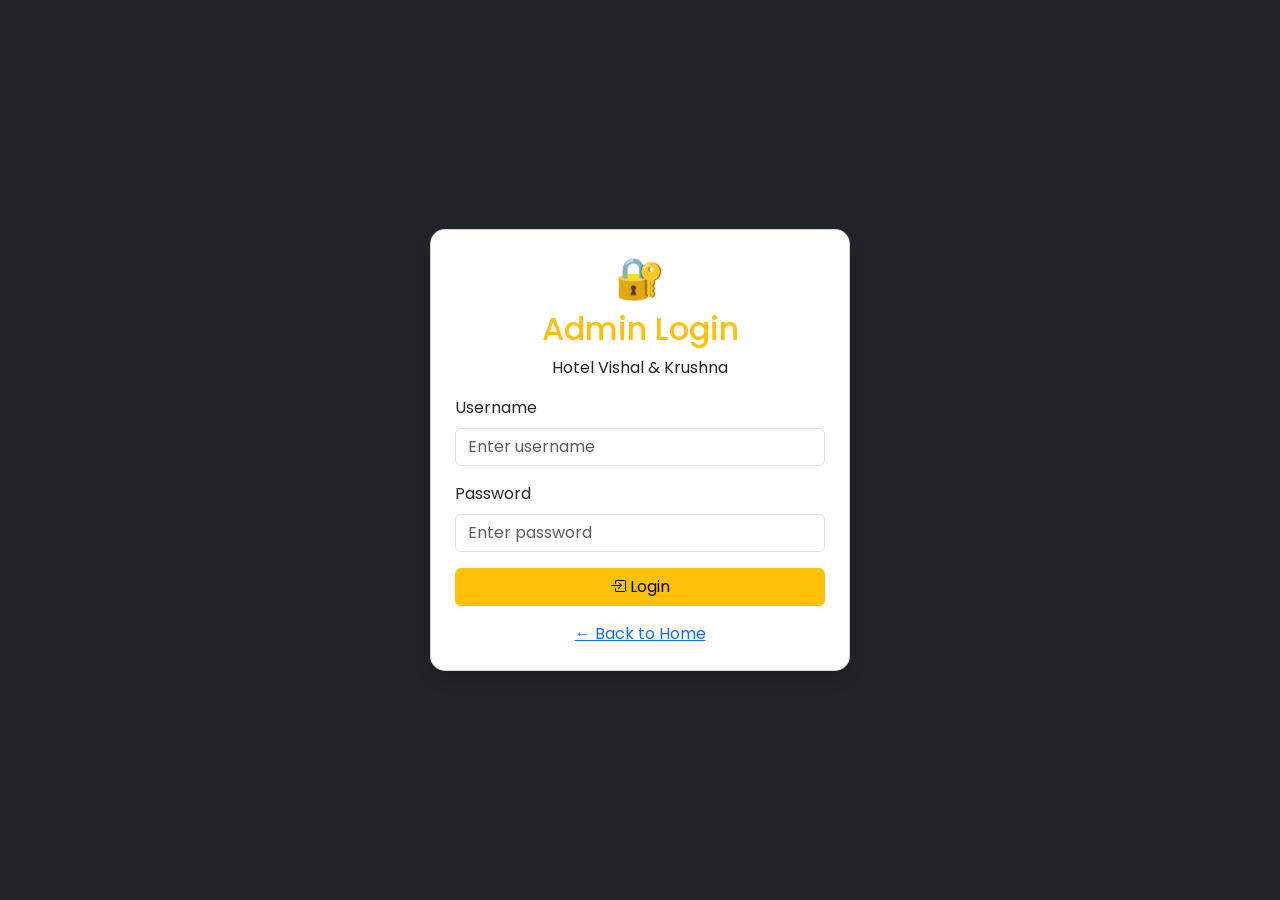
<file: admin-dashboard.html>
<!DOCTYPE html>
<html lang="en">

<head>

    <meta charset="UTF-8">

    <meta name="viewport"
          content="width=device-width, initial-scale=1.0">

    <title>Admin Dashboard - Hotel Vishal & Krushna</title>

    <link
        href="https://cdn.jsdelivr.net/npm/bootstrap@5.3.3/dist/css/bootstrap.min.css"
        rel="stylesheet">

    <link
        href="https://cdn.jsdelivr.net/npm/bootstrap-icons@1.11.3/font/bootstrap-icons.css"
        rel="stylesheet">

    <link rel="stylesheet"
          href="css/style.css">

</head>


<body class="bg-light">


<!-- SECURITY -->

<script>

if (
    sessionStorage.getItem("adminLoggedIn") !== "true"
) {

    window.location.href = "admin.html";

}

</script>


<!-- ================= NAVBAR ================= -->

<nav class="navbar navbar-dark bg-dark">

    <div class="container">

        <a
            class="navbar-brand text-warning fw-bold"
            href="index.html">

            🍽 Hotel Vishal & Krushna

        </a>


        <div>

            <a
                href="index.html"
                class="btn btn-warning me-2">

                <i class="bi bi-house"></i>
                Home

            </a>


            <button
                onclick="logoutAdmin()"
                class="btn btn-danger">

                <i class="bi bi-box-arrow-right"></i>
                Logout

            </button>

        </div>

    </div>

</nav>



<!-- ================= DASHBOARD ================= -->

<div class="container py-5">


    <div class="text-center mb-5">

        <h1 class="fw-bold">

            Admin Dashboard

        </h1>

        <p class="text-muted">

            Hotel Vishal & Krushna

        </p>

    </div>



    <!-- ================= STATISTICS ================= -->

    <div class="row mb-5">


        <div class="col-md-4 mb-3">

            <div class="card shadow text-center p-4">

                <i
                    class="bi bi-cart-check fs-1 text-warning">
                </i>

                <h5 class="mt-2">
                    Food Orders
                </h5>

                <h2 id="totalOrders">
                    0
                </h2>

            </div>

        </div>
        <div class="col-md-3 mb-3">

    <div class="card shadow text-center p-4">

        <i class="bi bi-currency-rupee fs-1 text-success"></i>

        <h5 class="mt-2">
            Today's Income
        </h5>

        <h2 id="todayIncome" class="text-success">
            ₹0
        </h2>

    </div>

</div>



        <div class="col-md-4 mb-3">

            <div class="card shadow text-center p-4">

                <i
                    class="bi bi-calendar-check fs-1 text-primary">
                </i>

                <h5 class="mt-2">
                    Table Bookings
                </h5>

                <h2 id="totalTableBookings">
                    0
                </h2>

            </div>

        </div>



        <div class="col-md-4 mb-3">

            <div class="card shadow text-center p-4">

                <i
                    class="bi bi-calendar-event fs-1 text-success">
                </i>

                <h5 class="mt-2">
                    Hall Bookings
                </h5>

                <h2 id="totalHallBookings">
                    0
                </h2>

            </div>

        </div>


    </div>



    <!-- ================= FOOD ORDERS ================= -->

    <div class="card shadow mb-5">

        <div class="card-body">

            <div
                class="d-flex justify-content-between
                       align-items-center">

                <h2 class="text-warning">

                    🍽 Customer Food Orders

                </h2>


                <button
                    class="btn btn-danger"
                    onclick="clearOrders()">

                    <i class="bi bi-trash"></i>

                    Clear Orders

                </button>

            </div>


            <hr>


            <div id="ordersContainer">

                <p class="text-center">

                    No food orders yet.

                </p>

            </div>

        </div>

    </div>



    <!-- ================= TABLE BOOKINGS ================= -->

    <div class="card shadow mb-5">

        <div class="card-body">


            <div
                class="d-flex justify-content-between
                       align-items-center">

                <h2 class="text-primary">

                    🪑 Table Bookings

                </h2>


                <button
                    class="btn btn-danger"
                    onclick="clearTableBookings()">

                    <i class="bi bi-trash"></i>

                    Clear

                </button>

            </div>


            <hr>


            <div id="tableBookingsContainer">

                <p class="text-center">

                    No table bookings yet.

                </p>

            </div>


        </div>

    </div>



    <!-- ================= HALL BOOKINGS ================= -->

    <div class="card shadow mb-5">

        <div class="card-body">


            <div
                class="d-flex justify-content-between
                       align-items-center">

                <h2 class="text-success">

                    🎉 Hall Bookings

                </h2>


                <button
                    class="btn btn-danger"
                    onclick="clearHallBookings()">

                    <i class="bi bi-trash"></i>

                    Clear

                </button>

            </div>


            <hr>


            <div id="hallBookingsContainer">

                <p class="text-center">

                    No hall bookings yet.

                </p>

            </div>


        </div>

    </div>


</div>



<script src="js/admin.js"></script>


<script>

function logoutAdmin() {

    sessionStorage.removeItem(
        "adminLoggedIn"
    );

    window.location.href =
        "admin.html";

}

</script>


</body>

</html>
</file>
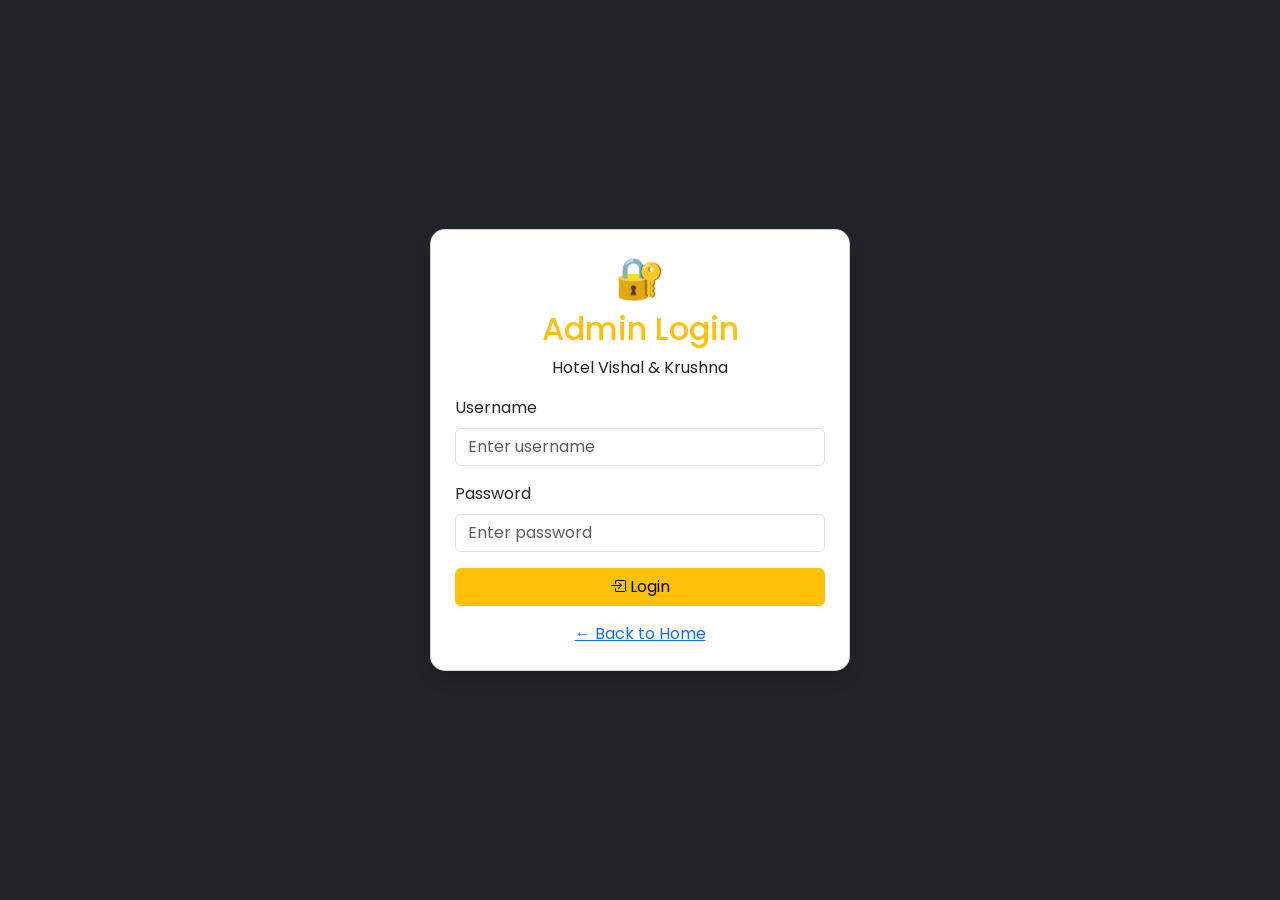
<file: admin.html>
<!DOCTYPE html>
<html lang="en">

<head>

    <meta charset="UTF-8">

    <meta name="viewport"
          content="width=device-width, initial-scale=1.0">

    <title>Admin Login</title>

    <link href="https://cdn.jsdelivr.net/npm/bootstrap@5.3.3/dist/css/bootstrap.min.css"
          rel="stylesheet">

    <link href="https://cdn.jsdelivr.net/npm/bootstrap-icons@1.11.3/font/bootstrap-icons.css"
          rel="stylesheet">

    <link rel="stylesheet" href="css/style.css">

</head>

<body class="bg-dark">

<div class="container min-vh-100 d-flex justify-content-center align-items-center">

    <div class="card shadow p-4"
         style="max-width:420px;width:100%;">

        <div class="text-center">

            <h1>🔐</h1>

            <h2 class="text-warning">
                Admin Login
            </h2>

            <p>
                Hotel Vishal & Krushna
            </p>

        </div>


        <form id="loginForm">

            <div class="mb-3">

                <label class="form-label">
                    Username
                </label>

                <input
                    type="text"
                    id="username"
                    class="form-control"
                    placeholder="Enter username"
                    required>

            </div>


            <div class="mb-3">

                <label class="form-label">
                    Password
                </label>

                <input
                    type="password"
                    id="password"
                    class="form-control"
                    placeholder="Enter password"
                    required>

            </div>


            <div
                id="error"
                class="alert alert-danger d-none">

                Wrong username or password!

            </div>


            <button
                type="submit"
                class="btn btn-warning w-100">

                <i class="bi bi-box-arrow-in-right"></i>

                Login

            </button>

        </form>


        <div class="text-center mt-3">

            <a href="index.html">
                ← Back to Home
            </a>

        </div>

    </div>

</div>


<script>

document
.getElementById("loginForm")
.addEventListener("submit", function(e) {

    e.preventDefault();


    const username =
        document.getElementById("username").value;

    const password =
        document.getElementById("password").value;


    /*
       ADMIN LOGIN
    */

    if (
        username === "admin" &&
        password === "admin123"
    ) {

        sessionStorage.setItem(
            "adminLoggedIn",
            "true"
        );


        window.location.href =
            "admin-dashboard.html";

    }

    else {

        document
        .getElementById("error")
        .classList.remove("d-none");

    }

});

</script>

</body>

</html>
</file>
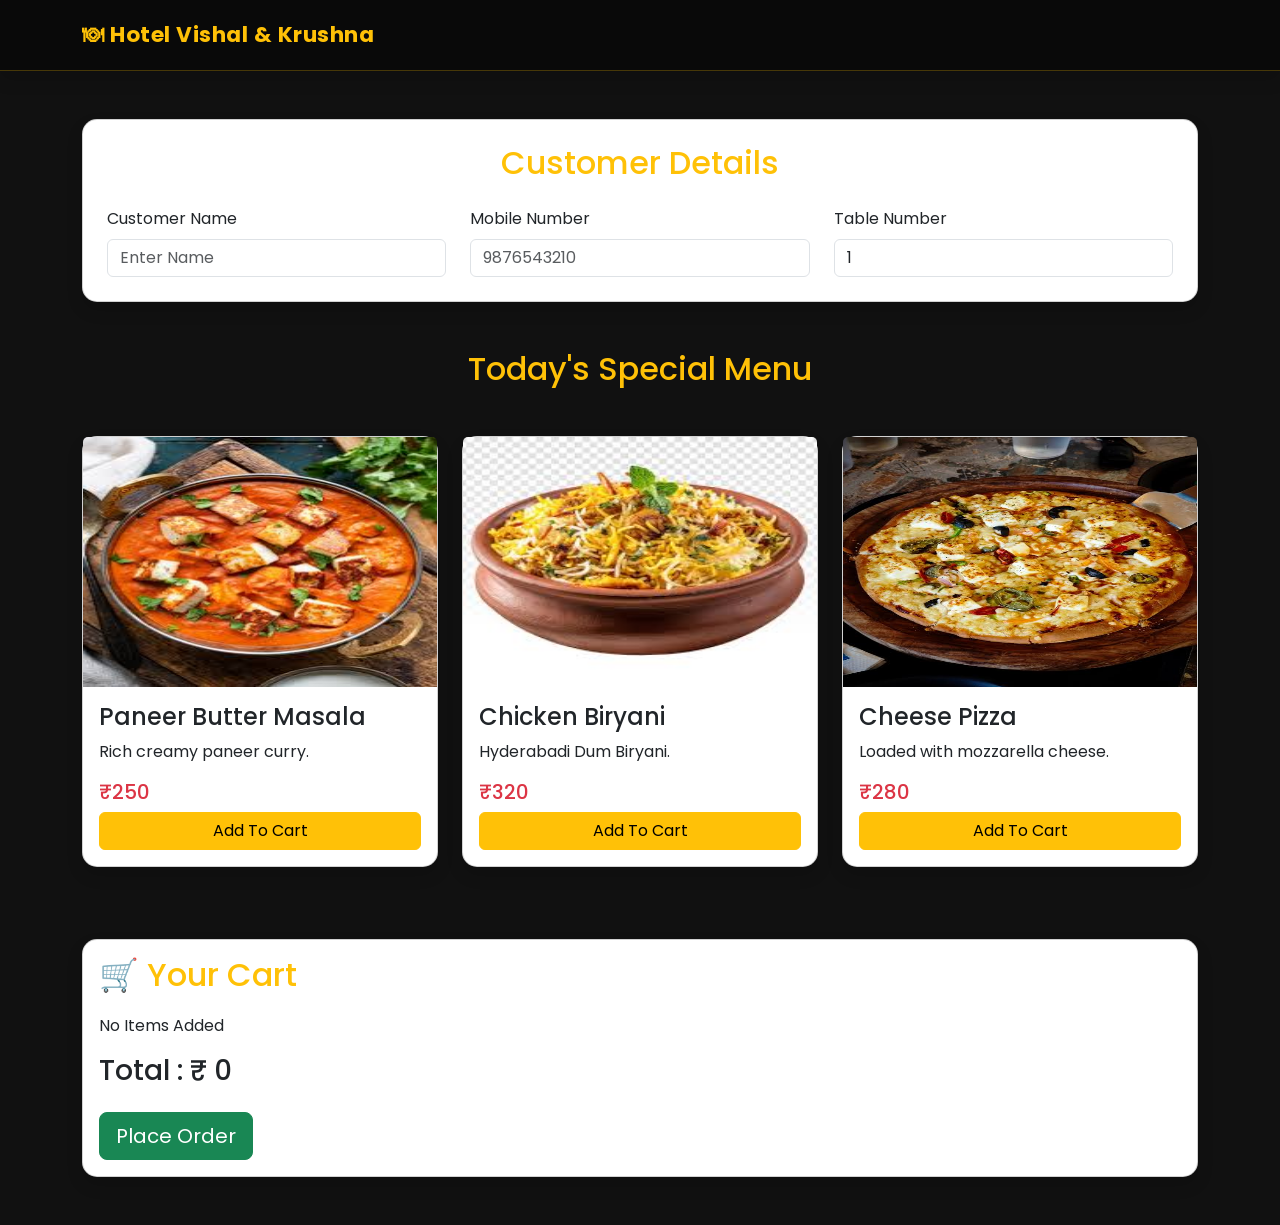
<file: bill.html>
<!DOCTYPE html>
<html lang="en">

<head>

    <meta charset="UTF-8">

    <meta name="viewport"
          content="width=device-width, initial-scale=1.0">

    <title>Order Confirmation - Hotel Vishal & Krushna</title>

    <link
        href="https://cdn.jsdelivr.net/npm/bootstrap@5.3.3/dist/css/bootstrap.min.css"
        rel="stylesheet">

    <link
        href="https://cdn.jsdelivr.net/npm/bootstrap-icons@1.11.3/font/bootstrap-icons.css"
        rel="stylesheet">

    <link rel="stylesheet" href="css/style.css">

</head>

<body class="bg-dark">


<!-- ============================= -->
<!-- CUSTOMER ORDER CONFIRMATION -->
<!-- ============================= -->

<div class="container min-vh-100 d-flex justify-content-center align-items-center">

    <div class="card shadow-lg"
         style="max-width:500px; width:100%;">

        <div class="card-body p-5 text-center">


            <!-- Restaurant -->

            <div style="font-size:50px;">
                🍽️
            </div>

            <h2 class="text-warning">
                Hotel Vishal & Krushna
            </h2>


            <!-- Success -->

            <div class="alert alert-success mt-4">

                <h4>
                    <i class="bi bi-check-circle-fill"></i>
                    Order Placed Successfully!
                </h4>

            </div>


            <!-- Order ID -->

            <p class="mt-4 mb-1 text-muted">
                Order ID
            </p>

            <h5 id="orderId">
                Loading...
            </h5>


            <hr>


            <!-- ONLY AMOUNT -->

            <p class="text-muted mb-1">
                Total Amount
            </p>

            <h1
                id="grandTotal"
                class="text-success fw-bold">

                ₹0.00

            </h1>


            <!-- PAYMENT MESSAGE -->

            <div class="alert alert-warning mt-4">

                <i class="bi bi-info-circle"></i>

                <strong>
                    Please pay the bill at the counter.
                </strong>

                <br>

                The manager will confirm your payment
                and provide the printed bill.

            </div>


            <!-- FINISH -->

            <a
                href="index.html"
                class="btn btn-warning btn-lg w-100 mt-3">

                <i class="bi bi-house"></i>

                Finish Order

            </a>


        </div>

    </div>

</div>


<script src="js/bill.js"></script>

</body>

</html>
</file>
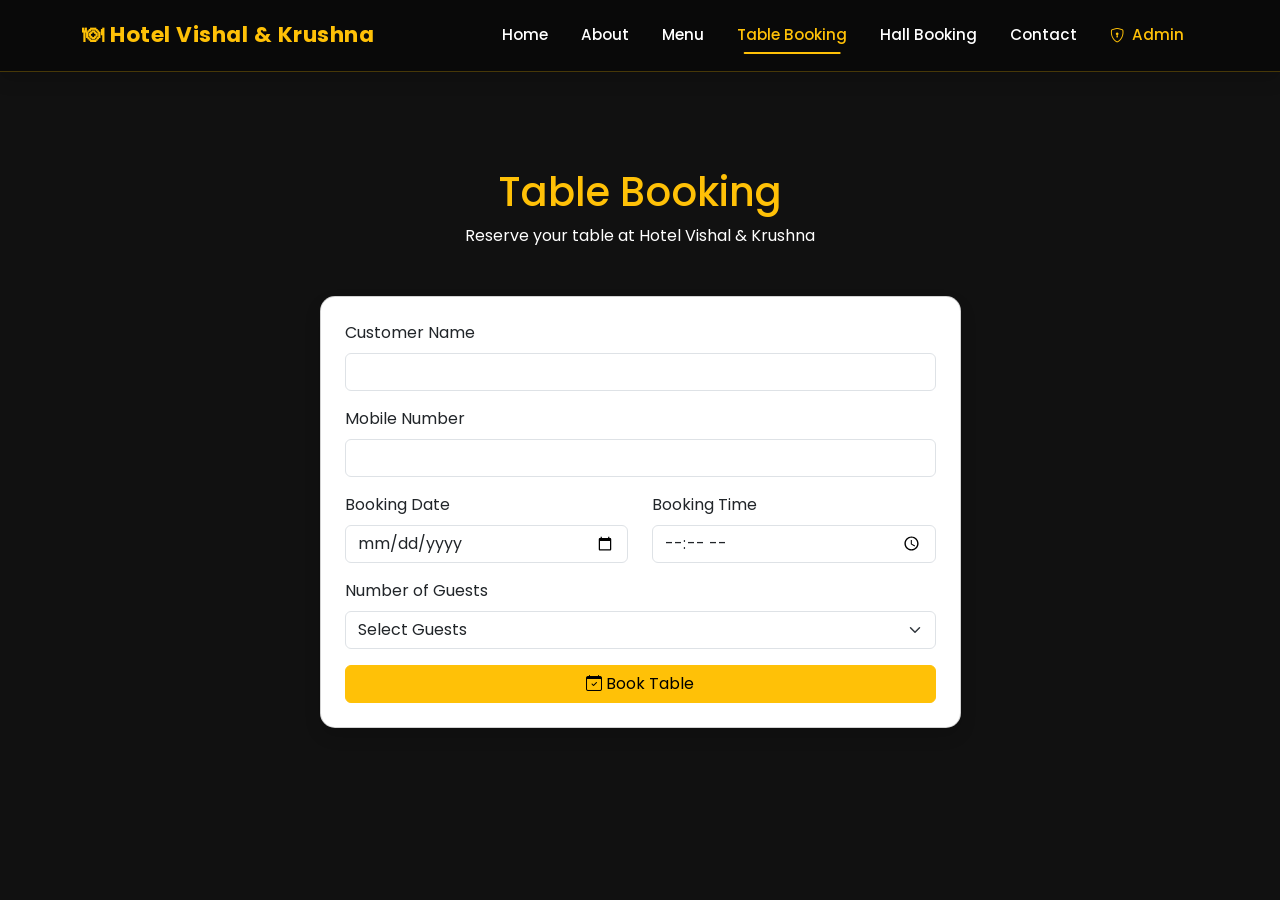
<file: booking.html>
<!DOCTYPE html>
<html lang="en">

<head>

    <meta charset="UTF-8">

    <meta name="viewport"
          content="width=device-width, initial-scale=1.0">

    <title>Table Booking - Hotel Vishal & Krushna</title>

    <link
        href="https://cdn.jsdelivr.net/npm/bootstrap@5.3.3/dist/css/bootstrap.min.css"
        rel="stylesheet">

    <link
        href="https://cdn.jsdelivr.net/npm/bootstrap-icons@1.11.3/font/bootstrap-icons.css"
        rel="stylesheet">

    <link rel="stylesheet" href="css/style.css">

</head>


<body>


<!-- NAVBAR -->

<nav class="navbar navbar-expand-lg navbar-dark bg-black shadow">

    <div class="container">

        <a
            class="navbar-brand fw-bold text-warning"
            href="index.html">

            🍽 Hotel Vishal & Krushna

        </a>


        <button
            class="navbar-toggler"
            type="button"
            data-bs-toggle="collapse"
            data-bs-target="#navbar">

            <span class="navbar-toggler-icon"></span>

        </button>


        <div
            class="collapse navbar-collapse"
            id="navbar">

            <ul class="navbar-nav ms-auto">

                <li class="nav-item">
                    <a class="nav-link"
                       href="index.html">
                        Home
                    </a>
                </li>

                <li class="nav-item">
                    <a class="nav-link"
                       href="about.html">
                        About
                    </a>
                </li>

                <li class="nav-item">
                    <a class="nav-link"
                       href="menu.html">
                        Menu
                    </a>
                </li>

                <li class="nav-item">
                    <a class="nav-link active"
                       href="booking.html">
                        Table Booking
                    </a>
                </li>

                <li class="nav-item">
                    <a class="nav-link"
                       href="hall-booking.html">
                        Hall Booking
                    </a>
                </li>

                <li class="nav-item">
                    <a class="nav-link"
                       href="contact.html">
                        Contact
                    </a>
                </li>

                <li class="nav-item">
                    <a class="nav-link text-warning"
                       href="admin.html">

                        <i class="bi bi-shield-lock"></i>
                        Admin

                    </a>
                </li>

            </ul>

        </div>

    </div>

</nav>


<!-- BOOKING -->

<section class="py-5">

    <div class="container mt-5">

        <div class="text-center mb-5">

            <h1 class="text-warning">
                Table Booking
            </h1>

            <p>
                Reserve your table at Hotel Vishal & Krushna
            </p>

        </div>


        <div class="row justify-content-center">

            <div class="col-lg-7">


                <div class="card shadow p-4">


                    <form id="bookingForm">


                        <div class="mb-3">

                            <label class="form-label">
                                Customer Name
                            </label>

                            <input
                                type="text"
                                id="name"
                                class="form-control"
                                required>

                        </div>


                        <div class="mb-3">

                            <label class="form-label">
                                Mobile Number
                            </label>

                            <input
                                type="tel"
                                id="mobile"
                                class="form-control"
                                required>

                        </div>


                        <div class="row">


                            <div class="col-md-6 mb-3">

                                <label class="form-label">
                                    Booking Date
                                </label>

                                <input
                                    type="date"
                                    id="date"
                                    class="form-control"
                                    required>

                            </div>


                            <div class="col-md-6 mb-3">

                                <label class="form-label">
                                    Booking Time
                                </label>

                                <input
                                    type="time"
                                    id="time"
                                    class="form-control"
                                    required>

                            </div>


                        </div>


                        <div class="mb-3">

                            <label class="form-label">
                                Number of Guests
                            </label>

                            <select
                                id="guests"
                                class="form-select"
                                required>

                                <option value="">
                                    Select Guests
                                </option>

                                <option>1</option>
                                <option>2</option>
                                <option>3</option>
                                <option>4</option>
                                <option>5</option>
                                <option>6</option>
                                <option>7</option>
                                <option>8</option>
                                <option>9</option>
                                <option>10+</option>

                            </select>

                        </div>


                        <button
                            type="submit"
                            class="btn btn-warning w-100">

                            <i class="bi bi-calendar-check"></i>

                            Book Table

                        </button>


                    </form>


                </div>

            </div>

        </div>

    </div>

</section>


<script>

document
.getElementById("bookingForm")
.addEventListener("submit", function(e) {

    e.preventDefault();


    const booking = {

        name:
            document.getElementById("name").value,

        mobile:
            document.getElementById("mobile").value,

        date:
            document.getElementById("date").value,

        time:
            document.getElementById("time").value,

        guests:
            document.getElementById("guests").value,

        status:
            "Pending",

        bookingId:
            "TB" + Date.now()

    };


    let bookings =
        JSON.parse(
            localStorage.getItem("tableBookings")
        ) || [];


    bookings.push(booking);


    localStorage.setItem(
        "tableBookings",
        JSON.stringify(bookings)
    );


    alert(
        "Table booked successfully! Booking ID: "
        + booking.bookingId
    );


    this.reset();

});

</script>


</body>

</html>
</file>
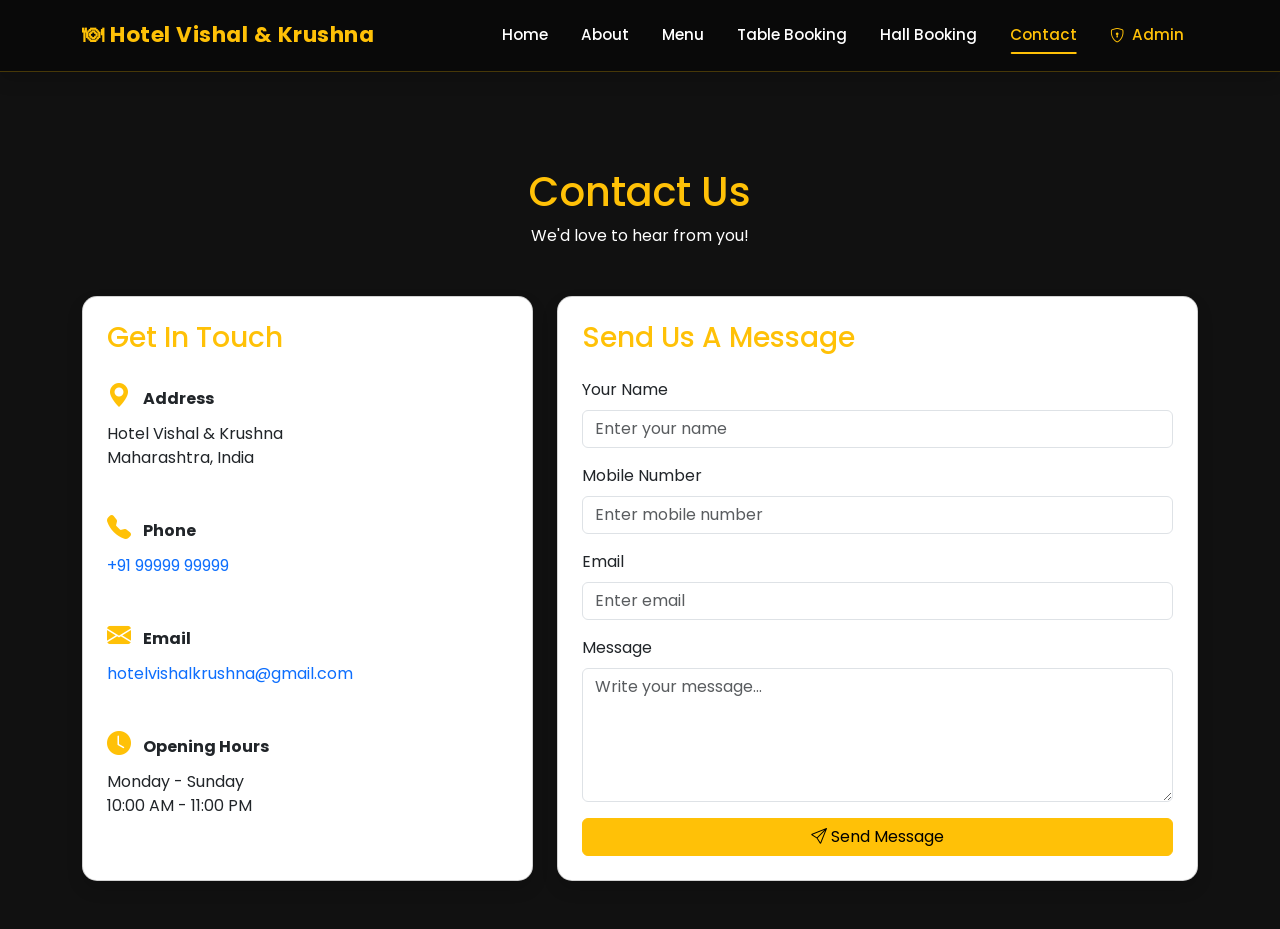
<file: contact.html>
<!DOCTYPE html>
<html lang="en">

<head>

    <meta charset="UTF-8">

    <meta name="viewport"
          content="width=device-width, initial-scale=1.0">

    <title>Contact - Hotel Vishal & Krushna</title>

    <link
        href="https://cdn.jsdelivr.net/npm/bootstrap@5.3.3/dist/css/bootstrap.min.css"
        rel="stylesheet">

    <link
        href="https://cdn.jsdelivr.net/npm/bootstrap-icons@1.11.3/font/bootstrap-icons.css"
        rel="stylesheet">

    <link rel="stylesheet" href="css/style.css">

</head>

<body>


<!-- ================= NAVBAR ================= -->

<nav class="navbar navbar-expand-lg navbar-dark bg-black shadow">

    <div class="container">

        <a
            class="navbar-brand fw-bold text-warning"
            href="index.html">

            🍽 Hotel Vishal & Krushna

        </a>


        <button
            class="navbar-toggler"
            type="button"
            data-bs-toggle="collapse"
            data-bs-target="#navbar">

            <span class="navbar-toggler-icon"></span>

        </button>


        <div
            class="collapse navbar-collapse"
            id="navbar">

            <ul class="navbar-nav ms-auto">

                <li class="nav-item">
                    <a
                        class="nav-link"
                        href="index.html">
                        Home
                    </a>
                </li>

                <li class="nav-item">
                    <a
                        class="nav-link"
                        href="about.html">
                        About
                    </a>
                </li>

                <li class="nav-item">
                    <a
                        class="nav-link"
                        href="menu.html">
                        Menu
                    </a>
                </li>

                <li class="nav-item">
                    <a
                        class="nav-link"
                        href="booking.html">
                        Table Booking
                    </a>
                </li>

                <li class="nav-item">
                    <a
                        class="nav-link"
                        href="hall-booking.html">
                        Hall Booking
                    </a>
                </li>

                <li class="nav-item">
                    <a
                        class="nav-link active"
                        href="contact.html">
                        Contact
                    </a>
                </li>

                <li class="nav-item">
                    <a
                        class="nav-link text-warning"
                        href="admin.html">

                        <i class="bi bi-shield-lock"></i>
                        Admin

                    </a>
                </li>

            </ul>

        </div>

    </div>

</nav>



<!-- ================= CONTACT ================= -->

<section class="py-5">

    <div class="container mt-5">

        <div class="text-center mb-5">

            <h1 class="text-warning">
                Contact Us
            </h1>

            <p>
                We'd love to hear from you!
            </p>

        </div>


        <div class="row g-4">


            <!-- CONTACT INFORMATION -->

            <div class="col-lg-5">

                <div class="card shadow h-100 p-4">

                    <h3 class="text-warning mb-4">
                        Get In Touch
                    </h3>


                    <div class="mb-4">

                        <i class="bi bi-geo-alt-fill
                                  text-warning fs-4"></i>

                        <strong class="ms-2">
                            Address
                        </strong>

                        <p class="mt-2">
                            Hotel Vishal & Krushna
                            <br>
                            Maharashtra, India
                        </p>

                    </div>


                    <div class="mb-4">

                        <i class="bi bi-telephone-fill
                                  text-warning fs-4"></i>

                        <strong class="ms-2">
                            Phone
                        </strong>

                        <p class="mt-2">

                            <a
                                href="tel:+919999999999"
                                class="text-decoration-none">

                                +91 99999 99999

                            </a>

                        </p>

                    </div>


                    <div class="mb-4">

                        <i class="bi bi-envelope-fill
                                  text-warning fs-4"></i>

                        <strong class="ms-2">
                            Email
                        </strong>

                        <p class="mt-2">

                            <a
                                href="mailto:hotelvishalkrushna@gmail.com"
                                class="text-decoration-none">

                                hotelvishalkrushna@gmail.com

                            </a>

                        </p>

                    </div>


                    <div>

                        <i class="bi bi-clock-fill
                                  text-warning fs-4"></i>

                        <strong class="ms-2">
                            Opening Hours
                        </strong>

                        <p class="mt-2">

                            Monday - Sunday
                            <br>

                            10:00 AM - 11:00 PM

                        </p>

                    </div>


                </div>

            </div>



            <!-- CONTACT FORM -->

            <div class="col-lg-7">

                <div class="card shadow p-4">

                    <h3 class="text-warning mb-4">
                        Send Us A Message
                    </h3>


                    <form id="contactForm">


                        <div class="mb-3">

                            <label class="form-label">
                                Your Name
                            </label>

                            <input
                                type="text"
                                id="contactName"
                                class="form-control"
                                placeholder="Enter your name"
                                required>

                        </div>


                        <div class="mb-3">

                            <label class="form-label">
                                Mobile Number
                            </label>

                            <input
                                type="tel"
                                id="contactMobile"
                                class="form-control"
                                placeholder="Enter mobile number"
                                required>

                        </div>


                        <div class="mb-3">

                            <label class="form-label">
                                Email
                            </label>

                            <input
                                type="email"
                                id="contactEmail"
                                class="form-control"
                                placeholder="Enter email"
                                required>

                        </div>


                        <div class="mb-3">

                            <label class="form-label">
                                Message
                            </label>

                            <textarea
                                id="contactMessage"
                                class="form-control"
                                rows="5"
                                placeholder="Write your message..."
                                required></textarea>

                        </div>


                        <button
                            type="submit"
                            class="btn btn-warning w-100">

                            <i class="bi bi-send"></i>

                            Send Message

                        </button>


                    </form>


                </div>

            </div>


        </div>

    </div>

</section>



<!-- ================= SCRIPT ================= -->

<script>

document
.getElementById("contactForm")
.addEventListener("submit", function(e) {

    e.preventDefault();


    const message = {

        id:
            "MSG" + Date.now(),

        name:
            document.getElementById("contactName").value,

        mobile:
            document.getElementById("contactMobile").value,

        email:
            document.getElementById("contactEmail").value,

        message:
            document.getElementById("contactMessage").value,

        date:
            new Date().toLocaleString(),

        status:
            "New"

    };


    let messages =
        JSON.parse(
            localStorage.getItem("contactMessages")
        ) || [];


    messages.push(message);


    localStorage.setItem(
        "contactMessages",
        JSON.stringify(messages)
    );


    alert(
        "Thank you! Your message has been sent successfully."
    );


    this.reset();

});

</script>


</body>

</html>
</file>
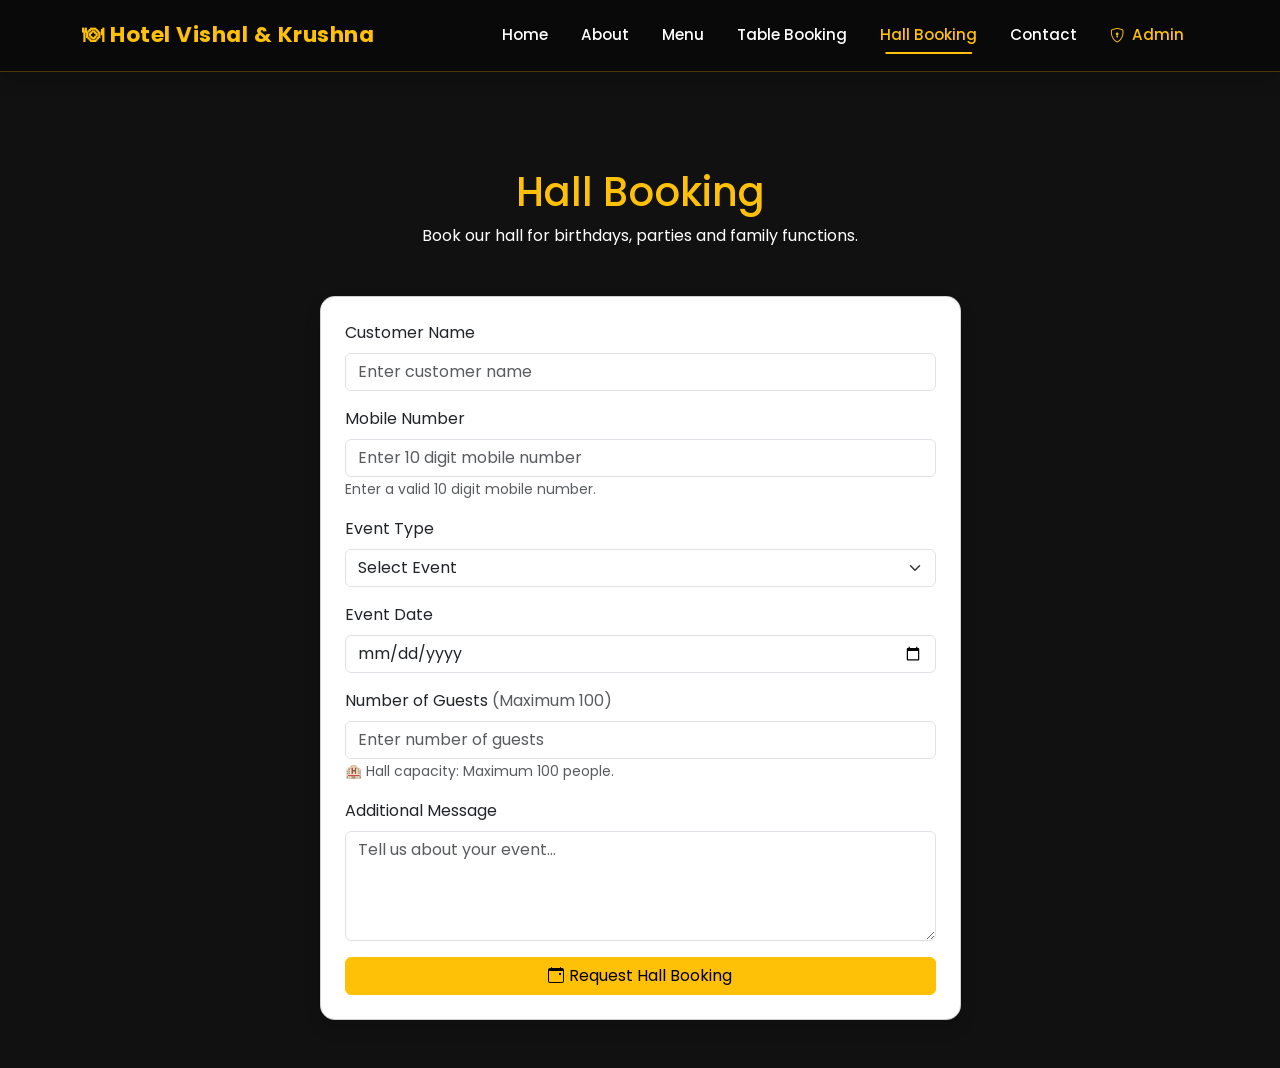
<file: hall-booking.html>
<!DOCTYPE html>
<html lang="en">

<head>

    <meta charset="UTF-8">

    <meta name="viewport"
          content="width=device-width, initial-scale=1.0">

    <title>
        Hall Booking - Hotel Vishal & Krushna
    </title>

    <!-- Bootstrap -->
    <link
        href="https://cdn.jsdelivr.net/npm/bootstrap@5.3.3/dist/css/bootstrap.min.css"
        rel="stylesheet">

    <!-- Bootstrap Icons -->
    <link
        href="https://cdn.jsdelivr.net/npm/bootstrap-icons@1.11.3/font/bootstrap-icons.css"
        rel="stylesheet">

    <!-- Your CSS -->
    <link
        rel="stylesheet"
        href="css/style.css">

</head>


<body>


<!-- =====================================================
     NAVBAR
===================================================== -->

<nav class="navbar navbar-expand-lg navbar-dark bg-black shadow">

    <div class="container">


        <!-- LOGO -->

        <a
            class="navbar-brand fw-bold text-warning"
            href="index.html">

            🍽 Hotel Vishal & Krushna

        </a>


        <!-- MOBILE MENU -->

        <button
            class="navbar-toggler"
            type="button"
            data-bs-toggle="collapse"
            data-bs-target="#navbar">

            <span class="navbar-toggler-icon"></span>

        </button>


        <!-- NAVIGATION -->

        <div
            class="collapse navbar-collapse"
            id="navbar">

            <ul class="navbar-nav ms-auto">


                <!-- HOME -->

                <li class="nav-item">

                    <a
                        class="nav-link"
                        href="index.html">

                        Home

                    </a>

                </li>


                <!-- ABOUT -->

                <li class="nav-item">

                    <a
                        class="nav-link"
                        href="about.html">

                        About

                    </a>

                </li>


                <!-- MENU -->

                <li class="nav-item">

                    <a
                        class="nav-link"
                        href="menu.html">

                        Menu

                    </a>

                </li>


                <!-- TABLE BOOKING -->

                <li class="nav-item">

                    <a
                        class="nav-link"
                        href="booking.html">

                        Table Booking

                    </a>

                </li>


                <!-- HALL BOOKING -->

                <li class="nav-item">

                    <a
                        class="nav-link active"
                        href="hall-booking.html">

                        Hall Booking

                    </a>

                </li>


                <!-- CONTACT -->

                <li class="nav-item">

                    <a
                        class="nav-link"
                        href="contact.html">

                        Contact

                    </a>

                </li>


                <!-- ADMIN -->

                <li class="nav-item">

                    <a
                        class="nav-link text-warning"
                        href="admin.html">

                        <i class="bi bi-shield-lock"></i>

                        Admin

                    </a>

                </li>


            </ul>

        </div>

    </div>

</nav>



<!-- =====================================================
     HALL BOOKING SECTION
===================================================== -->

<section class="py-5">

    <div class="container mt-5">


        <!-- TITLE -->

        <div class="text-center mb-5">

            <h1 class="text-warning">

                Hall Booking

            </h1>


            <p>

                Book our hall for birthdays,
                parties and family functions.

            </p>

        </div>



        <div class="row justify-content-center">


            <div class="col-lg-7">


                <!-- CARD -->

                <div class="card shadow p-4">


                    <!-- FORM -->

                    <form id="hallForm">


                        <!-- =================================
                             CUSTOMER NAME
                        ================================== -->

                        <div class="mb-3">

                            <label
                                class="form-label">

                                Customer Name

                            </label>


                            <input
                                type="text"
                                id="hallName"
                                class="form-control"
                                placeholder="Enter customer name"
                                required>

                        </div>



                        <!-- =================================
                             MOBILE NUMBER
                        ================================== -->

                        <div class="mb-3">

                            <label
                                class="form-label">

                                Mobile Number

                            </label>


                            <input
                                type="tel"
                                id="hallMobile"
                                class="form-control"
                                placeholder="Enter 10 digit mobile number"
                                maxlength="10"
                                pattern="[0-9]{10}"
                                required>


                            <small
                                class="text-muted">

                                Enter a valid 10 digit
                                mobile number.

                            </small>

                        </div>



                        <!-- =================================
                             EVENT TYPE
                        ================================== -->

                        <div class="mb-3">

                            <label
                                class="form-label">

                                Event Type

                            </label>


                            <select
                                id="eventType"
                                class="form-select"
                                required>


                                <option value="">

                                    Select Event

                                </option>


                                <option
                                    value="Birthday Party"
                                    data-price="5000">

                                    Birthday Party -
                                    ₹5,000

                                </option>


                                <option
                                    value="Family Function"
                                    data-price="7500">

                                    Family Function -
                                    ₹7,500

                                </option>


                                <option
                                    value="Anniversary"
                                    data-price="6000">

                                    Anniversary -
                                    ₹6,000

                                </option>


                                <option
                                    value="Other Event"
                                    data-price="8000">

                                    Other Event -
                                    ₹8,000

                                </option>


                            </select>

                        </div>



                        <!-- =================================
                             PRICE DISPLAY
                        ================================== -->

                        <div
                            id="priceBox"
                            class="alert alert-warning d-none">


                            <div
                                class="d-flex justify-content-between align-items-center">


                                <strong>

                                    💰 Hall Booking Price

                                </strong>


                                <strong
                                    id="hallPrice"
                                    class="fs-5">

                                    ₹0

                                </strong>


                            </div>


                        </div>



                        <!-- =================================
                             EVENT DATE
                        ================================== -->

                        <div class="mb-3">

                            <label
                                class="form-label">

                                Event Date

                            </label>


                            <input
                                type="date"
                                id="eventDate"
                                class="form-control"
                                required>

                        </div>



                        <!-- =================================
                             GUESTS
                        ================================== -->

                        <div class="mb-3">

                            <label
                                class="form-label">

                                Number of Guests

                                <span
                                    class="text-muted">

                                    (Maximum 100)

                                </span>

                            </label>


                            <input
                                type="number"
                                id="hallGuests"
                                class="form-control"
                                min="1"
                                max="100"
                                placeholder="Enter number of guests"
                                required>


                            <small
                                class="text-muted">

                                🏨 Hall capacity:
                                Maximum 100 people.

                            </small>

                        </div>



                        <!-- =================================
                             MESSAGE
                        ================================== -->

                        <div class="mb-3">

                            <label
                                class="form-label">

                                Additional Message

                            </label>


                            <textarea
                                id="message"
                                class="form-control"
                                rows="4"
                                placeholder="Tell us about your event..."></textarea>

                        </div>



                        <!-- =================================
                             PRICE SUMMARY
                        ================================== -->

                        <div
                            id="finalPriceBox"
                            class="alert alert-success d-none">


                            <div
                                class="d-flex justify-content-between">


                                <span>

                                    Hall Booking Amount

                                </span>


                                <strong
                                    id="finalPrice">

                                    ₹0

                                </strong>


                            </div>


                        </div>



                        <!-- =================================
                             SUBMIT BUTTON
                        ================================== -->

                        <button
                            type="submit"
                            class="btn btn-warning w-100">


                            <i
                                class="bi bi-calendar-event">

                            </i>


                            Request Hall Booking


                        </button>


                    </form>


                </div>

            </div>

        </div>

    </div>

</section>



<!-- =====================================================
     JAVASCRIPT
===================================================== -->

<script>


// =====================================================
// GET ELEMENTS
// =====================================================

const hallForm =
    document.getElementById(
        "hallForm"
    );


const eventType =
    document.getElementById(
        "eventType"
    );


const priceBox =
    document.getElementById(
        "priceBox"
    );


const hallPrice =
    document.getElementById(
        "hallPrice"
    );


const finalPriceBox =
    document.getElementById(
        "finalPriceBox"
    );


const finalPrice =
    document.getElementById(
        "finalPrice"
    );


const eventDate =
    document.getElementById(
        "eventDate"
    );



// =====================================================
// SET MINIMUM EVENT DATE = TODAY
// =====================================================

const today =
    new Date()
        .toISOString()
        .split("T")[0];


eventDate.min =
    today;



// =====================================================
// EVENT TYPE CHANGE
// SHOW PRICE
// =====================================================

eventType.addEventListener(
    "change",
    function () {


        const selectedOption =
            this.options[
                this.selectedIndex
            ];


        const price =
            Number(
                selectedOption
                    .dataset
                    .price || 0
            );



        if (price > 0) {


            const formattedPrice =
                "₹" +
                price.toLocaleString(
                    "en-IN"
                );


            // TOP PRICE

            hallPrice.innerText =
                formattedPrice;


            priceBox.classList.remove(
                "d-none"
            );


            // FINAL PRICE

            finalPrice.innerText =
                formattedPrice;


            finalPriceBox.classList.remove(
                "d-none"
            );


        }

        else {


            hallPrice.innerText =
                "₹0";


            finalPrice.innerText =
                "₹0";


            priceBox.classList.add(
                "d-none"
            );


            finalPriceBox.classList.add(
                "d-none"
            );

        }

    }
);



// =====================================================
// FORM SUBMIT
// =====================================================

hallForm.addEventListener(
    "submit",
    function (e) {


        e.preventDefault();



        // =============================================
        // CUSTOMER NAME
        // =============================================

        const name =
            document
            .getElementById(
                "hallName"
            )
            .value
            .trim();



        // =============================================
        // MOBILE
        // =============================================

        const mobile =
            document
            .getElementById(
                "hallMobile"
            )
            .value
            .trim();



        // =============================================
        // EVENT
        // =============================================

        const selectedOption =
            eventType.options[
                eventType.selectedIndex
            ];


        const selectedEvent =
            eventType.value;



        // =============================================
        // PRICE
        // =============================================

        const price =
            Number(
                selectedOption
                    .dataset
                    .price || 0
            );



        // =============================================
        // DATE
        // =============================================

        const date =
            document
            .getElementById(
                "eventDate"
            )
            .value;



        // =============================================
        // GUESTS
        // =============================================

        const guests =
            Number(
                document
                .getElementById(
                    "hallGuests"
                )
                .value
            );



        // =============================================
        // MESSAGE
        // =============================================

        const message =
            document
            .getElementById(
                "message"
            )
            .value
            .trim();



        // =================================================
        // VALIDATION
        // =================================================

        if (!name) {

            alert(
                "Please enter customer name."
            );

            return;

        }



        // MOBILE VALIDATION

        if (
            !/^[0-9]{10}$/.test(
                mobile
            )
        ) {

            alert(
                "Please enter a valid 10 digit mobile number."
            );

            return;

        }



        // EVENT VALIDATION

        if (
            !selectedEvent ||
            price <= 0
        ) {

            alert(
                "Please select an event type."
            );

            return;

        }



        // DATE VALIDATION

        if (!date) {

            alert(
                "Please select event date."
            );

            return;

        }



        // GUEST VALIDATION

        if (
            guests < 1 ||
            guests > 100
        ) {

            alert(
                "Hall capacity is maximum 100 people."
            );

            return;

        }



        // =================================================
        // CREATE BOOKING
        // =================================================

        const booking = {


            // UNIQUE BOOKING ID

            bookingId:
                "HB" +
                Date.now(),



            // CUSTOMER

            name:
                name,



            // MOBILE

            mobile:
                mobile,



            // EVENT

            eventType:
                selectedEvent,



            // PRICE
            // IMPORTANT

            price:
                price,



            // DATE

            date:
                date,



            // GUESTS

            guests:
                guests,



            // MESSAGE

            message:
                message,



            // BOOKING STATUS

            status:
                "Pending",



            // FUNCTION STATUS

            functionStatus:
                "Upcoming",



            // PAYMENT STATUS

            paymentStatus:
                "Pending",



            // CREATED TIME

            createdAt:
                new Date()
                .toISOString()

        };



        // =================================================
        // GET OLD BOOKINGS
        // =================================================

        let bookings =
            JSON.parse(
                localStorage.getItem(
                    "hallBookings"
                )
            ) || [];



        // =================================================
        // ADD NEW BOOKING
        // =================================================

        bookings.push(
            booking
        );



        // =================================================
        // SAVE
        // =================================================

        localStorage.setItem(
            "hallBookings",
            JSON.stringify(
                bookings
            )
        );



        // =================================================
        // SUCCESS MESSAGE
        // =================================================

        alert(

            "🎉 Hall Booking Request Submitted!\n\n" +

            "━━━━━━━━━━━━━━━━━━━━\n\n" +

            "🧾 Booking ID: " +
            booking.bookingId +
            "\n\n" +

            "👤 Customer: " +
            booking.name +
            "\n\n" +

            "📱 Mobile: " +
            booking.mobile +
            "\n\n" +

            "🎊 Event: " +
            booking.eventType +
            "\n\n" +

            "📅 Date: " +
            booking.date +
            "\n\n" +

            "👥 Guests: " +
            booking.guests +
            "\n\n" +

            "💰 Hall Amount: ₹" +
            booking.price.toLocaleString(
                "en-IN"
            ) +

            "\n\n" +

            "━━━━━━━━━━━━━━━━━━━━\n\n" +

            "Our manager will confirm your booking."

        );



        // =================================================
        // RESET FORM
        // =================================================

        hallForm.reset();



        // =================================================
        // RESET PRICE
        // =================================================

        hallPrice.innerText =
            "₹0";


        finalPrice.innerText =
            "₹0";


        priceBox.classList.add(
            "d-none"
        );


        finalPriceBox.classList.add(
            "d-none"
        );


    }
);

</script>



<!-- =====================================================
     BOOTSTRAP JS
===================================================== -->

<script
    src="https://cdn.jsdelivr.net/npm/bootstrap@5.3.3/dist/js/bootstrap.bundle.min.js">
</script>


</body>

</html>
</file>
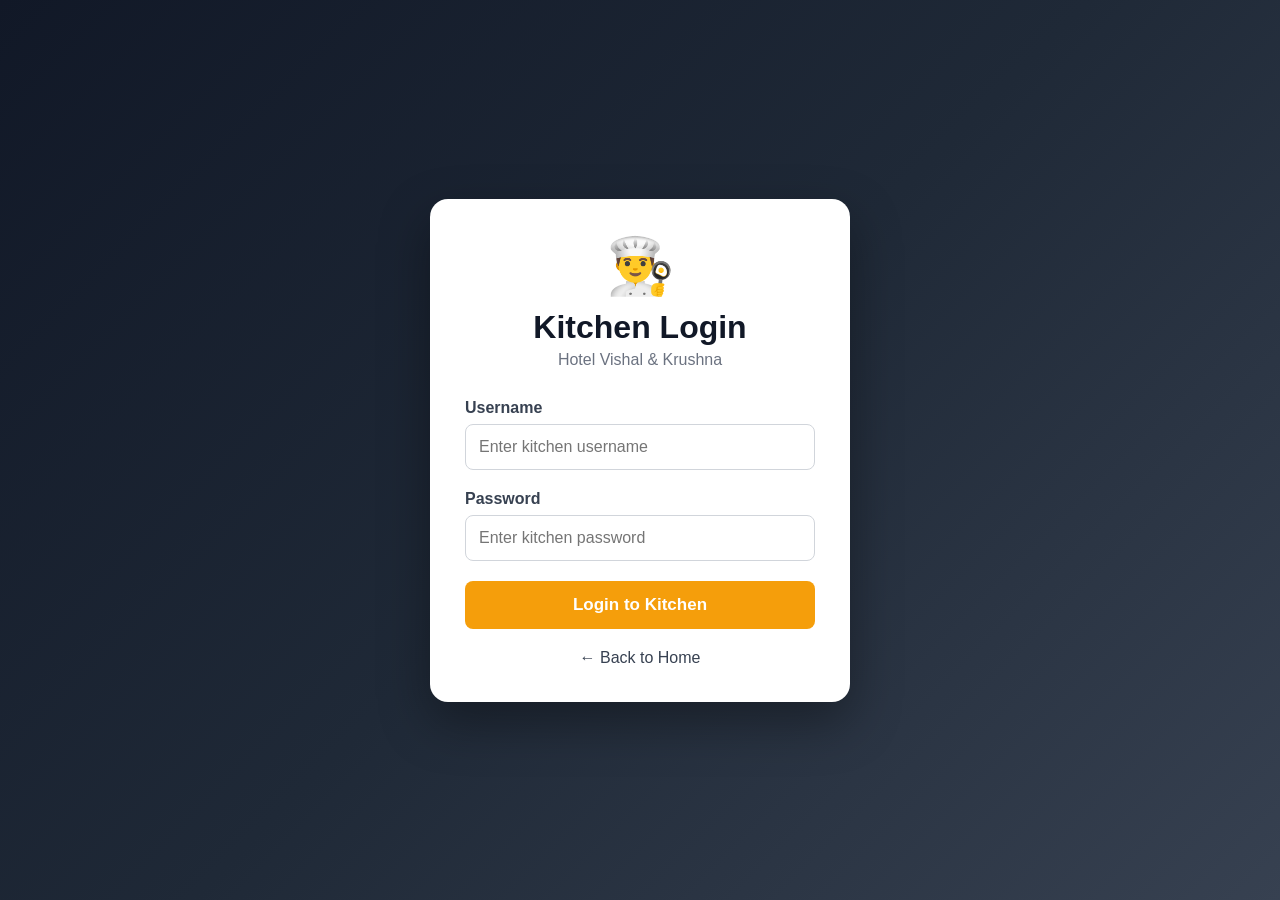
<file: kitchen-dashboard.html>
<!DOCTYPE html>
<html lang="en">

<head>

    <meta charset="UTF-8">

    <meta
        name="viewport"
        content="width=device-width, initial-scale=1.0">

    <title>
        Kitchen Dashboard | Hotel Vishal & Krushna
    </title>


    <style>

        * {
            box-sizing: border-box;
            margin: 0;
            padding: 0;
        }


        body {

            font-family: Arial, sans-serif;

            background: #f3f4f6;

            color: #111827;

        }


        /* =========================
           HEADER
        ========================= */

        header {

            background: #111827;

            color: white;

            padding: 18px 25px;

            display: flex;

            justify-content: space-between;

            align-items: center;

            gap: 15px;

            flex-wrap: wrap;

        }


        header h1 {

            font-size: 24px;

        }


        .logout-btn {

            border: none;

            background: #dc2626;

            color: white;

            padding: 10px 18px;

            border-radius: 7px;

            cursor: pointer;

            font-weight: bold;

        }


        .logout-btn:hover {

            background: #b91c1c;

        }


        /* =========================
           MAIN
        ========================= */

        main {

            width: 95%;

            max-width: 1200px;

            margin: 25px auto;

        }


        .dashboard-title {

            margin-bottom: 20px;

        }


        .dashboard-title h2 {

            font-size: 28px;

        }


        .dashboard-title p {

            color: #6b7280;

            margin-top: 5px;

        }


        /* =========================
           ORDER GRID
        ========================= */

        #ordersContainer {

            display: grid;

            grid-template-columns:
                repeat(
                    auto-fit,
                    minmax(320px, 1fr)
                );

            gap: 20px;

        }


        /* =========================
           ORDER CARD
        ========================= */

        .order-card {

            background: white;

            border-radius: 12px;

            padding: 20px;

            box-shadow:
                0 5px 20px
                rgba(0,0,0,0.08);

            border-left: 6px solid #f59e0b;

        }


        .order-card.preparing {

            border-left-color: #2563eb;

        }


        .order-card.completed {

            border-left-color: #16a34a;

        }


        .order-header {

            display: flex;

            justify-content: space-between;

            align-items: center;

            gap: 10px;

            margin-bottom: 15px;

        }


        .order-id {

            font-size: 20px;

            font-weight: bold;

        }


        .status {

            padding: 6px 10px;

            border-radius: 20px;

            font-size: 12px;

            font-weight: bold;

        }


        .status.new {

            background: #fef3c7;

            color: #92400e;

        }


        .status.preparing {

            background: #dbeafe;

            color: #1d4ed8;

        }


        .status.completed {

            background: #dcfce7;

            color: #166534;

        }


        /* =========================
           CUSTOMER DETAILS
        ========================= */

        .customer-details {

            background: #f9fafb;

            padding: 12px;

            border-radius: 8px;

            margin-bottom: 15px;

        }


        .customer-details p {

            margin-bottom: 6px;

        }


        .customer-details p:last-child {

            margin-bottom: 0;

        }


        /* =========================
           FOOD ITEMS
        ========================= */

        .items-title {

            font-weight: bold;

            margin-bottom: 8px;

        }


        .food-item {

            display: flex;

            justify-content: space-between;

            gap: 10px;

            padding: 9px 0;

            border-bottom:
                1px solid #e5e7eb;

        }


        .food-item:last-child {

            border-bottom: none;

        }


        .food-name {

            font-weight: 600;

        }


        .food-quantity {

            font-weight: bold;

            color: #d97706;

        }


        /* =========================
           TOTAL
        ========================= */

        .order-total {

            text-align: right;

            margin-top: 15px;

            font-size: 18px;

            font-weight: bold;

        }


        /* =========================
           BUTTONS
        ========================= */

        .action-btn {

            width: 100%;

            border: none;

            padding: 13px;

            border-radius: 8px;

            color: white;

            font-size: 15px;

            font-weight: bold;

            cursor: pointer;

            margin-top: 15px;

        }


        .start-btn {

            background: #2563eb;

        }


        .start-btn:hover {

            background: #1d4ed8;

        }


        .complete-btn {

            background: #16a34a;

        }


        .complete-btn:hover {

            background: #15803d;

        }


        .completed-message {

            margin-top: 15px;

            text-align: center;

            padding: 10px;

            background: #dcfce7;

            color: #166534;

            border-radius: 8px;

            font-weight: bold;

        }


        /* =========================
           EMPTY MESSAGE
        ========================= */

        .empty-message {

            background: white;

            padding: 40px 20px;

            text-align: center;

            border-radius: 12px;

            box-shadow:
                0 5px 20px
                rgba(0,0,0,0.06);

        }


        .empty-message .icon {

            font-size: 50px;

            margin-bottom: 10px;

        }


        .empty-message h3 {

            margin-bottom: 8px;

        }


        .empty-message p {

            color: #6b7280;

        }


        /* =========================
           RESPONSIVE
        ========================= */

        @media (max-width: 600px) {

            header {

                align-items: flex-start;

            }


            header h1 {

                font-size: 20px;

            }


            .dashboard-title h2 {

                font-size: 23px;

            }

        }

    </style>

</head>


<body>


    <!-- =========================
         HEADER
    ========================= -->

    <header>


        <h1>

            👨‍🍳 Hotel Vishal & Krushna

        </h1>


        <button
            class="logout-btn"
            onclick="logoutKitchen()">

            Logout

        </button>


    </header>



    <!-- =========================
         MAIN
    ========================= -->

    <main>


        <div class="dashboard-title">

            <h2>
                Kitchen Dashboard
            </h2>

            <p>
                Manage food orders and update
                preparation status.
            </p>

        </div>


        <!-- ORDERS -->

        <div id="ordersContainer"></div>


    </main>



    <script>


        // =========================================
        // CHECK KITCHEN LOGIN
        // =========================================

        if (
            sessionStorage.getItem(
                "kitchenLoggedIn"
            ) !== "true"
        ) {

            window.location.href =
                "kitchen-login.html";

        }



        // =========================================
        // LOAD ORDERS
        // =========================================

        function loadKitchenOrders() {


            const container =
                document.getElementById(
                    "ordersContainer"
                );


            const orders =
                JSON.parse(
                    localStorage.getItem(
                        "orders"
                    )
                ) || [];


            /*
             * Kitchen should see:
             *
             * 1. New orders
             * 2. Preparing orders
             *
             * Completed orders are hidden.
             */


            const kitchenOrders =
                orders.filter(order => {

                    const status =
                        order.kitchenStatus ||
                        "New";


                    return (
                        status === "New" ||
                        status === "Preparing"
                    );

                });


            // No orders

            if (
                kitchenOrders.length === 0
            ) {

                container.innerHTML = `

                    <div
                        class="empty-message">

                        <div class="icon">
                            🍽️
                        </div>

                        <h3>
                            No New Orders
                        </h3>

                        <p>
                            Waiting for customer orders...
                        </p>

                    </div>

                `;

                return;

            }


            container.innerHTML = "";


            kitchenOrders.forEach(order => {


                const realIndex =
                    orders.indexOf(order);


                const status =
                    order.kitchenStatus ||
                    "New";


                let itemsHTML = "";


                if (
                    order.items &&
                    Array.isArray(order.items)
                ) {

                    order.items.forEach(item => {

                        itemsHTML += `

                            <div
                                class="food-item">


                                <span
                                    class="food-name">

                                    ${item.name || "Food"}

                                </span>


                                <span
                                    class="food-quantity">

                                    × ${item.quantity || 0}

                                </span>


                            </div>

                        `;

                    });

                }


                const preparingClass =
                    status === "Preparing"
                    ? "preparing"
                    : "";


                container.innerHTML += `

                    <div
                        class="
                            order-card
                            ${preparingClass}
                        ">


                        <!-- ORDER HEADER -->

                        <div
                            class="order-header">


                            <div
                                class="order-id">

                                Order #

                                ${order.orderId || "N/A"}

                            </div>


                            <div
                                class="
                                    status
                                    ${
                                        status === "Preparing"
                                        ? "preparing"
                                        : "new"
                                    }
                                ">

                                ${
                                    status === "Preparing"
                                    ? "PREPARING"
                                    : "NEW ORDER"
                                }

                            </div>


                        </div>



                        <!-- CUSTOMER -->

                        <div
                            class="customer-details">


                            <p>

                                <strong>
                                    Customer:
                                </strong>

                                ${
                                    order.customerName ||
                                    "N/A"
                                }

                            </p>


                            <p>

                                <strong>
                                    Table:
                                </strong>

                                ${
                                    order.tableNumber ||
                                    "N/A"
                                }

                            </p>


                            <p>

                                <strong>
                                    Mobile:
                                </strong>

                                ${
                                    order.mobileNumber ||
                                    "N/A"
                                }

                            </p>


                        </div>



                        <!-- FOOD -->

                        <div
                            class="items-title">

                            🍔 Ordered Food

                        </div>


                        ${itemsHTML}



                        <!-- TOTAL -->

                        <div
                            class="order-total">

                            Total:

                            ₹${Number(
                                order.grandTotal || 0
                            ).toFixed(2)}

                        </div>



                        <!-- ACTION -->

                        ${
                            status === "New"

                            ?

                            `

                                <button
                                    class="
                                        action-btn
                                        start-btn
                                    "
                                    onclick="
                                        startPreparing(
                                            ${realIndex}
                                        )
                                    ">

                                    👨‍🍳 Start Preparing

                                </button>

                            `

                            :

                            `

                                <button
                                    class="
                                        action-btn
                                        complete-btn
                                    "
                                    onclick="
                                        completeKitchenOrder(
                                            ${realIndex}
                                        )
                                    ">

                                    ✅ Food Completed

                                </button>

                            `
                        }


                    </div>

                `;

            });

        }



        // =========================================
        // START PREPARING
        // =========================================

        function startPreparing(index) {


            let orders =
                JSON.parse(
                    localStorage.getItem(
                        "orders"
                    )
                ) || [];


            if (!orders[index]) {

                alert(
                    "Order not found."
                );

                return;

            }


            orders[index].kitchenStatus =
                "Preparing";


            localStorage.setItem(
                "orders",
                JSON.stringify(orders)
            );


            loadKitchenOrders();

        }



        // =========================================
        // FOOD COMPLETED
        // =========================================

        function completeKitchenOrder(index) {


            let orders =
                JSON.parse(
                    localStorage.getItem(
                        "orders"
                    )
                ) || [];


            if (!orders[index]) {

                alert(
                    "Order not found."
                );

                return;

            }


            /*
             * IMPORTANT
             *
             * Kitchen completion does NOT
             * mean payment is completed.
             *
             * It only tells the manager:
             *
             * FOOD IS READY
             */


            orders[index].kitchenStatus =
                "Completed";


            orders[index].orderStatus =
                "Food Ready";


            localStorage.setItem(
                "orders",
                JSON.stringify(orders)
            );


            loadKitchenOrders();


            alert(
                "✅ Food marked as completed.\n\n" +
                "Manager can now accept the bill."
            );

        }



        // =========================================
        // LOGOUT
        // =========================================

        function logoutKitchen() {


            sessionStorage.removeItem(
                "kitchenLoggedIn"
            );


            window.location.href =
                "kitchen-login.html";

        }



        // =========================================
        // AUTO REFRESH
        // =========================================

        loadKitchenOrders();


        /*
         * Refresh every 5 seconds.
         *
         * This is useful for your college
         * demonstration while using the same
         * browser/device.
         */

        setInterval(
            loadKitchenOrders,
            5000
        );


    </script>


</body>

</html>
</file>
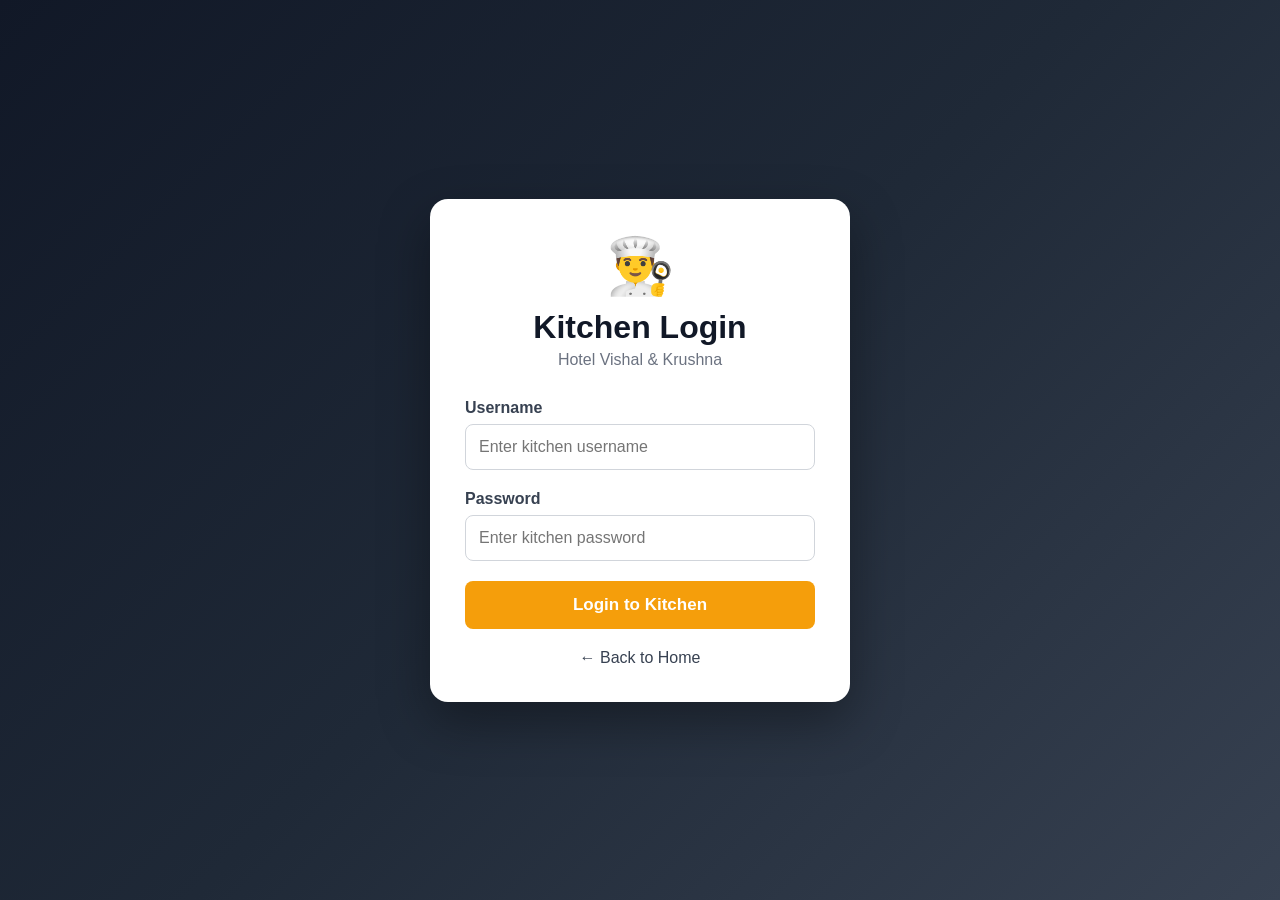
<file: kitchen-login.html>
<!DOCTYPE html>
<html lang="en">

<head>

    <meta charset="UTF-8">

    <meta
        name="viewport"
        content="width=device-width, initial-scale=1.0">

    <title>
        Kitchen Login | Hotel Vishal & Krushna
    </title>


    <style>

        * {
            box-sizing: border-box;
            margin: 0;
            padding: 0;
        }


        body {

            min-height: 100vh;

            display: flex;

            justify-content: center;

            align-items: center;

            font-family: Arial, sans-serif;

            background:
                linear-gradient(
                    135deg,
                    #111827,
                    #1f2937,
                    #374151
                );

        }


        .login-box {

            width: 90%;

            max-width: 420px;

            padding: 35px;

            background: white;

            border-radius: 18px;

            box-shadow:
                0 20px 50px
                rgba(0, 0, 0, 0.35);

        }


        .logo {

            text-align: center;

            font-size: 55px;

            margin-bottom: 10px;

        }


        h1 {

            text-align: center;

            color: #111827;

            margin-bottom: 5px;

        }


        .subtitle {

            text-align: center;

            color: #6b7280;

            margin-bottom: 30px;

        }


        label {

            display: block;

            margin-bottom: 7px;

            font-weight: bold;

            color: #374151;

        }


        input {

            width: 100%;

            padding: 13px;

            margin-bottom: 20px;

            border: 1px solid #d1d5db;

            border-radius: 8px;

            font-size: 16px;

        }


        input:focus {

            outline: none;

            border-color: #f59e0b;

            box-shadow:
                0 0 0 3px
                rgba(245, 158, 11, 0.15);

        }


        button {

            width: 100%;

            padding: 14px;

            border: none;

            border-radius: 8px;

            background: #f59e0b;

            color: white;

            font-size: 17px;

            font-weight: bold;

            cursor: pointer;

        }


        button:hover {

            background: #d97706;

        }


        #loginMessage {

            text-align: center;

            margin-top: 15px;

            font-weight: bold;

        }


        .back-home {

            display: block;

            text-align: center;

            margin-top: 20px;

            color: #374151;

            text-decoration: none;

        }


        .back-home:hover {

            text-decoration: underline;

        }

    </style>

</head>


<body>


    <div class="login-box">


        <div class="logo">
            👨‍🍳
        </div>


        <h1>
            Kitchen Login
        </h1>


        <p class="subtitle">
            Hotel Vishal & Krushna
        </p>


        <form id="kitchenLoginForm">


            <label for="username">
                Username
            </label>


            <input
                type="text"
                id="username"
                placeholder="Enter kitchen username"
                required>


            <label for="password">
                Password
            </label>


            <input
                type="password"
                id="password"
                placeholder="Enter kitchen password"
                required>


            <button type="submit">

                Login to Kitchen

            </button>


        </form>


        <p id="loginMessage"></p>


        <a
            href="index.html"
            class="back-home">

            ← Back to Home

        </a>


    </div>


    <script>

        document
            .getElementById("kitchenLoginForm")
            .addEventListener(
                "submit",
                function(event) {

                    event.preventDefault();


                    const username =
                        document
                        .getElementById(
                            "username"
                        )
                        .value
                        .trim();


                    const password =
                        document
                        .getElementById(
                            "password"
                        )
                        .value;


                    /*
                     * COLLEGE PROJECT LOGIN
                     *
                     * Username:
                     * kitchen
                     *
                     * Password:
                     * kitchen123
                     */


                    if (
                        username === "kitchen" &&
                        password === "kitchen123"
                    ) {


                        sessionStorage.setItem(
                            "kitchenLoggedIn",
                            "true"
                        );


                        window.location.href =
                            "kitchen-dashboard.html";


                    } else {


                        const message =
                            document
                            .getElementById(
                                "loginMessage"
                            );


                        message.innerText =
                            "❌ Invalid username or password";


                        message.style.color =
                            "#dc2626";


                    }

                }
            );

    </script>


</body>

</html>
</file>
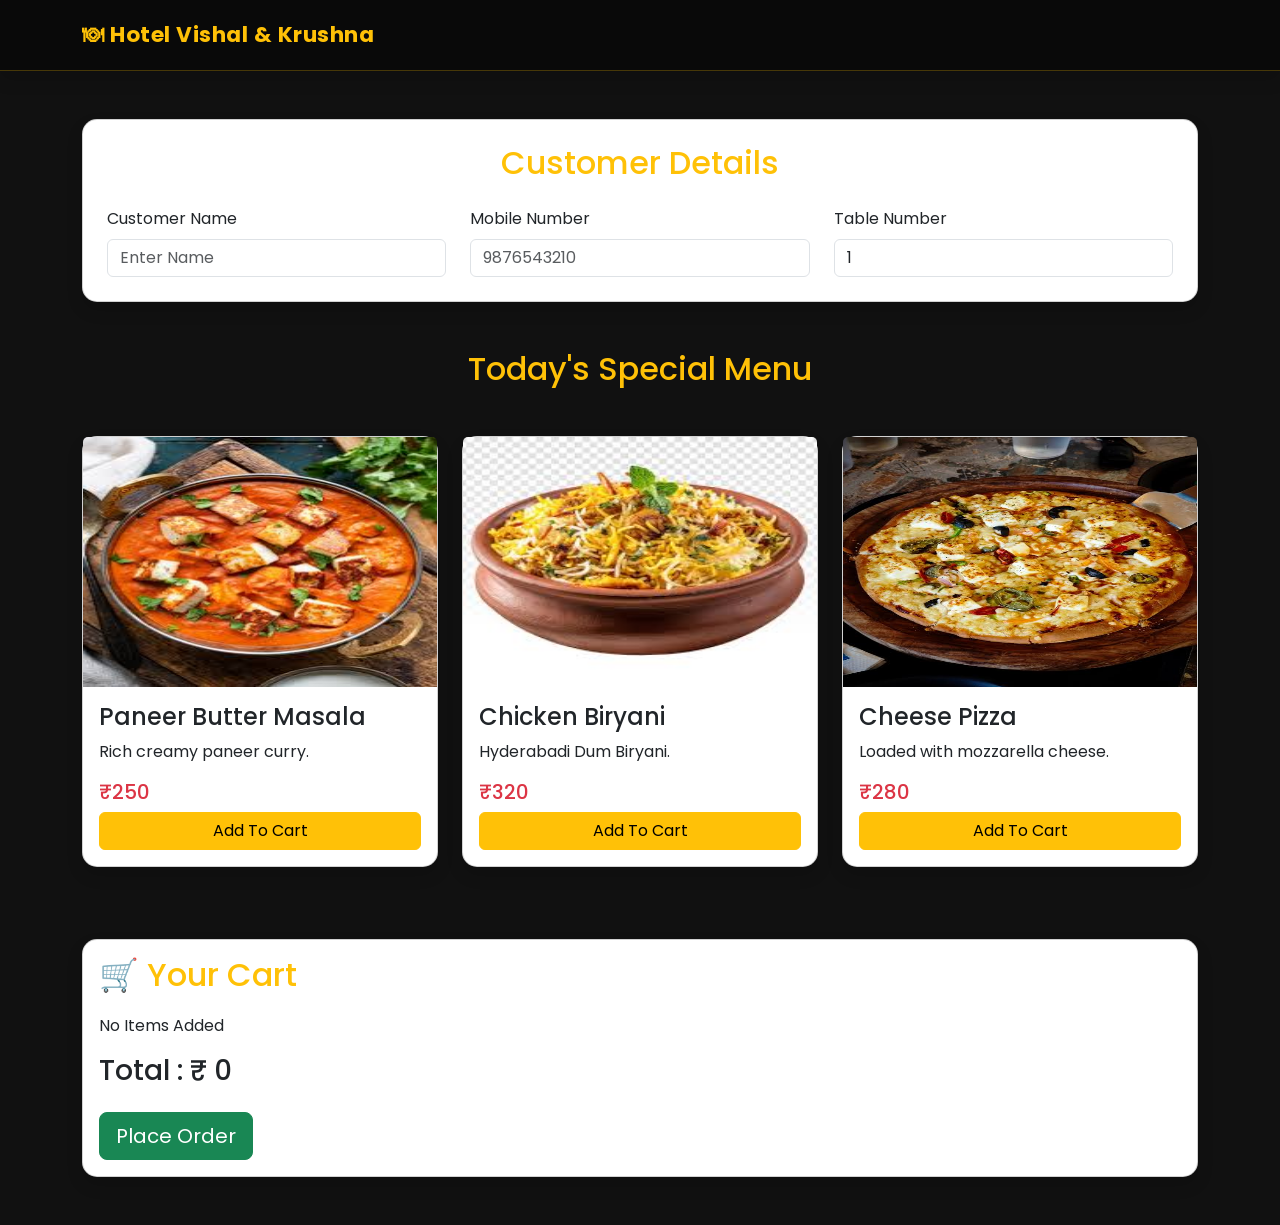
<file: menu.html>
<!DOCTYPE html>
<html lang="en">

<head>

    <meta charset="UTF-8">
    <meta name="viewport" content="width=device-width, initial-scale=1.0">

    <title>Restaurant Menu</title>

    <link href="https://cdn.jsdelivr.net/npm/bootstrap@5.3.3/dist/css/bootstrap.min.css" rel="stylesheet">

    <link href="https://cdn.jsdelivr.net/npm/bootstrap-icons@1.11.3/font/bootstrap-icons.css" rel="stylesheet">

    <link rel="stylesheet" href="css/style.css">

</head>

<body>

    <!-- Navbar -->

    <nav class="navbar navbar-expand-lg navbar-dark bg-dark shadow">

        <div class="container">

            <a class="navbar-brand fw-bold text-warning" href="index.html">

🍽 Hotel Vishal & Krushna

</a>

        </div>

    </nav>

    <!-- Customer Details -->

    <section class="container mt-5">

        <div class="card shadow p-4">

            <h2 class="text-center text-warning mb-4">

                Customer Details

            </h2>

            <div class="row">

                <div class="col-md-4">

                    <label class="form-label">

Customer Name

</label>

                    <input type="text" id="customerName" class="form-control" placeholder="Enter Name">

                </div>

                <div class="col-md-4">

                    <label class="form-label">

Mobile Number

</label>

                    <input type="text" id="mobileNumber" class="form-control" placeholder="9876543210">

                </div>

                <div class="col-md-4">

                    <label class="form-label">

Table Number

</label>

                    <input type="text" id="tableNumber" class="form-control" readonly>

                </div>

            </div>

        </div>

    </section>

    <!-- Menu -->

    <section class="container mt-5">

        <h2 class="text-center text-warning mb-5">

            Today's Special Menu

        </h2>

        <div class="row">

            <!-- Food 1 -->

            <div class="col-lg-4 mb-4">

                <div class="card shadow">

                    <img src="panner.jpg.jpg" height="250" class="card-img-top">

                    <div class="card-body">

                        <h4>

                            Paneer Butter Masala

                        </h4>

                        <p>

                            Rich creamy paneer curry.

                        </p>

                        <h5 class="text-danger">

                            ₹250

                        </h5>

                        <button class="btn btn-warning w-100" onclick="addToCart('Paneer Butter Masala',250)">

Add To Cart

</button>

                    </div>

                </div>

            </div>

            <!-- Food 2 -->

            <div class="col-lg-4 mb-4">

                <div class="card shadow">

                    <img src="biryani.jpg.jpeg" height="250" class="card-img-top">

                    <div class="card-body">

                        <h4>

                            Chicken Biryani

                        </h4>

                        <p>

                            Hyderabadi Dum Biryani.

                        </p>

                        <h5 class="text-danger">

                            ₹320

                        </h5>

                        <button class="btn btn-warning w-100" onclick="addToCart('Chicken Biryani',320)">

Add To Cart

</button>

                    </div>

                </div>

            </div>

            <!-- Food 3 -->

            <div class="col-lg-4 mb-4">

                <div class="card shadow">

                    <img src="pizza.jpg.jpg" height="250" class="card-img-top">

                    <div class="card-body">

                        <h4>

                            Cheese Pizza

                        </h4>

                        <p>

                            Loaded with mozzarella cheese.

                        </p>

                        <h5 class="text-danger">

                            ₹280

                        </h5>

                        <button class="btn btn-warning w-100" onclick="addToCart('Cheese Pizza',280)">

Add To Cart

</button>

                    </div>

                </div>

            </div>

        </div>

    </section>

    <!-- Cart -->

    <section class="container mt-5 mb-5">

        <div class="card shadow">

            <div class="card-body">

                <h2 class="text-warning">

                    🛒 Your Cart

                </h2>

                <div id="cartItems">

                    <p>No Items Added</p>

                </div>

                <h3 class="mt-3">

                    Total : ₹

                    <span id="totalPrice">0</span>

                </h3>

                <button id="placeOrderBtn" class="btn btn-success btn-lg mt-3">


Place Order

</button>

            </div>

        </div>

    </section>

    <script src="js/menu.js"></script>

    <script src="https://cdn.jsdelivr.net/npm/bootstrap@5.3.3/dist/js/bootstrap.bundle.min.js"></script>

</body>

</html>
</file>
<file: css/style.css>
/* ============================
   Google Font
============================ */

@import url('https://fonts.googleapis.com/css2?family=Poppins:wght@300;400;500;600;700;800&display=swap');
* {
    margin: 0;
    padding: 0;
    box-sizing: border-box;
    font-family: 'Poppins', sans-serif;
}

html {
    scroll-behavior: smooth;
}

body {
    background: #111;
    color: #fff;
    overflow-x: hidden;
}


/* ============================
   Navbar
============================ */

/* .navbar {
    background: rgba(0, 0, 0, 0.85);
    backdrop-filter: blur(10px);
    transition: .4s;
}

.navbar-brand {
    color: #FFD700 !important;
    font-size: 28px;
    font-weight: 600;
}

.nav-link {
    color: #fff !important;
    margin-right: 15px;
    transition: .3s;
    font-weight: 500;
}

.nav-link:hover {
    color: #FFD700 !important;
}

.btn-warning {
    background: #FFD700;
    border: none;
    color: #000;
    font-weight: 650;
    transition: .3s;
}

.btn-warning:hover {
    background: #ffbf00;
    transform: translateY(-3px);
} */


/* ============================
   Hero Section
============================ */

.hero {
    min-height: 100vh;
    display: flex;
    align-items: center;
    background: linear-gradient(rgba(0, 0, 0, .75), rgba(0, 0, 0, .75)), url("../images/hero-bg.jpg");
    background-size: cover;
    background-position: center;
    padding-top: 100px;
}

.hero h1 {
    font-size: 60px;
    line-height: 1.3;
}

.hero p {
    color: #ddd;
    font-size: 20px;
}

.hero-image {
    max-width: 100%;
    animation: float 4s ease-in-out infinite;
}


/* Floating Animation */

@keyframes float {
    0% {
        transform: translateY(0);
    }
    50% {
        transform: translateY(-15px);
    }
    100% {
        transform: translateY(0);
    }
}


/* ============================
   Section Title
============================ */

.section-title {
    text-align: center;
    margin-bottom: 60px;
}

.section-title h2 {
    color: #FFD700;
    font-size: 42px;
    font-weight: 700;
}

.section-title p {
    color: #ccc;
}


/* ============================
   Responsive
============================ */

@media(max-width:992px) {
    .hero {
        text-align: center;
    }
    .hero h1 {
        font-size: 42px;
    }
    .hero p {
        font-size: 18px;
        margin-bottom: 25px;
    }
    .hero-image {
        margin-top: 40px;
        width: 80%;
    }
}

@media(max-width:576px) {
    .hero h1 {
        font-size: 34px;
    }
    .navbar-brand {
        font-size: 22px;
    }
}


/* ===========================
   Cart
=========================== */

.card {
    border-radius: 15px;
}

#cartItems {
    margin-top: 20px;
}

.cart-item {
    background: #000000;
    color: white;
    border-radius: 10px;
    padding: 15px;
    margin-bottom: 15px;
}

.qty-btn {
    width: 35px;
    height: 35px;
    border: none;
    background: #ffc107;
    color: black;
    font-weight: bold;
    border-radius: 5px;
}

.remove-btn {
    background: red;
    color: white;
    border: none;
    padding: 8px 12px;
    border-radius: 5px;
}
/* ================================
   KITCHEN LOGIN BUTTON
================================ */

.kitchen-login-btn {
    display: inline-block;
    padding: 10px 18px;
    margin-left: 10px;

    background: #f59e0b;
    color: #ffffff;

    text-decoration: none;

    border-radius: 8px;

    font-weight: 700;

    transition: 0.3s ease;
}

.kitchen-login-btn:hover {
    background: #d97706;
    color: #ffffff;

    transform: translateY(-2px);
}

/* =====================================================
   NAVBAR
   Hotel Vishal & Krushna
   ===================================================== */

.navbar {
    background: rgba(10, 10, 10, 0.96) !important;
    backdrop-filter: blur(12px);
    -webkit-backdrop-filter: blur(12px);

    padding: 14px 0;
    border-bottom: 1px solid rgba(255, 193, 7, 0.25);

    transition: all 0.3s ease;
    z-index: 9999;
}

/* Container */
.navbar .container {
    display: flex;
    align-items: center;
}

/* ================= BRAND ================= */

.navbar-brand {
    color: #ffc107 !important;
    font-size: 1.35rem;
    font-weight: 700;
    letter-spacing: 0.5px;

    transition: 0.3s ease;
}

.navbar-brand:hover {
    color: #ffffff !important;
    transform: scale(1.03);
}

/* ================= NAV LINKS ================= */

.navbar-nav {
    align-items: center;
    gap: 5px;
}

.navbar .nav-link {
    position: relative;

    color: #ffffff !important;
    font-size: 0.95rem;
    font-weight: 500;

    padding: 10px 14px !important;

    transition: color 0.3s ease;
}

/* Underline animation */
.navbar .nav-link::after {
    content: "";

    position: absolute;
    left: 50%;
    bottom: 3px;

    width: 0;
    height: 2px;

    background: #ffc107;
    border-radius: 10px;

    transform: translateX(-50%);
    transition: width 0.3s ease;
}

.navbar .nav-link:hover {
    color: #ffc107 !important;
}

.navbar .nav-link:hover::after,
.navbar .nav-link.active::after {
    width: 70%;
}

/* Active link */
.navbar .nav-link.active {
    color: #ffc107 !important;
}

/* ================= KITCHEN / ADMIN ================= */

.navbar .nav-link.text-warning {
    color: #ffc107 !important;
}

.navbar .nav-link.text-warning:hover {
    color: #ffffff !important;
}

/* Icons */
.navbar .nav-link i {
    margin-right: 4px;
    font-size: 0.9rem;
}

/* ================= ORDER NOW ================= */

.navbar .btn-warning {
    background: #ffc107;
    color: #111 !important;

    border: 2px solid #ffc107;
    border-radius: 25px;

    padding: 9px 20px !important;

    font-weight: 700;
    box-shadow: 0 4px 15px rgba(255, 193, 7, 0.25);

    transition: all 0.3s ease;
}

.navbar .btn-warning:hover {
    background: transparent;
    color: #ffc107 !important;

    border-color: #ffc107;

    transform: translateY(-2px);
    box-shadow: 0 6px 20px rgba(255, 193, 7, 0.35);
}

/* ================= TOGGLE BUTTON ================= */

.navbar-toggler {
    border: 1px solid rgba(255, 193, 7, 0.7) !important;
    padding: 7px 10px;

    border-radius: 8px;
}

.navbar-toggler:focus {
    box-shadow: 0 0 0 3px rgba(255, 193, 7, 0.2);
}

.navbar-toggler-icon {
    filter: brightness(0) saturate(100%)
            invert(76%) sepia(95%)
            saturate(1000%) hue-rotate(5deg);
}

/* ================= MOBILE ================= */

@media (max-width: 991px) {

    .navbar {
        padding: 10px 0;
    }

    .navbar-brand {
        font-size: 1.15rem;
    }

    .navbar-collapse {
        margin-top: 15px;

        padding: 15px;

        background: rgba(15, 15, 15, 0.98);

        border-radius: 12px;
        border: 1px solid rgba(255, 193, 7, 0.15);

        box-shadow: 0 10px 30px rgba(0, 0, 0, 0.5);
    }

    .navbar-nav {
        align-items: stretch;
        gap: 2px;
    }

    .navbar .nav-link {
        padding: 12px 15px !important;
        border-radius: 8px;
    }

    .navbar .nav-link:hover {
        background: rgba(255, 193, 7, 0.08);
    }

    .navbar .nav-link::after {
        display: none;
    }

    .navbar .btn-warning {
        display: block;
        text-align: center;
        margin: 10px 0 5px !important;
    }
}

/* ================= SMALL MOBILE ================= */

@media (max-width: 480px) {

    .navbar-brand {
        font-size: 1rem;
    }

    .navbar-toggler {
        padding: 5px 8px;
    }
}
</file>
